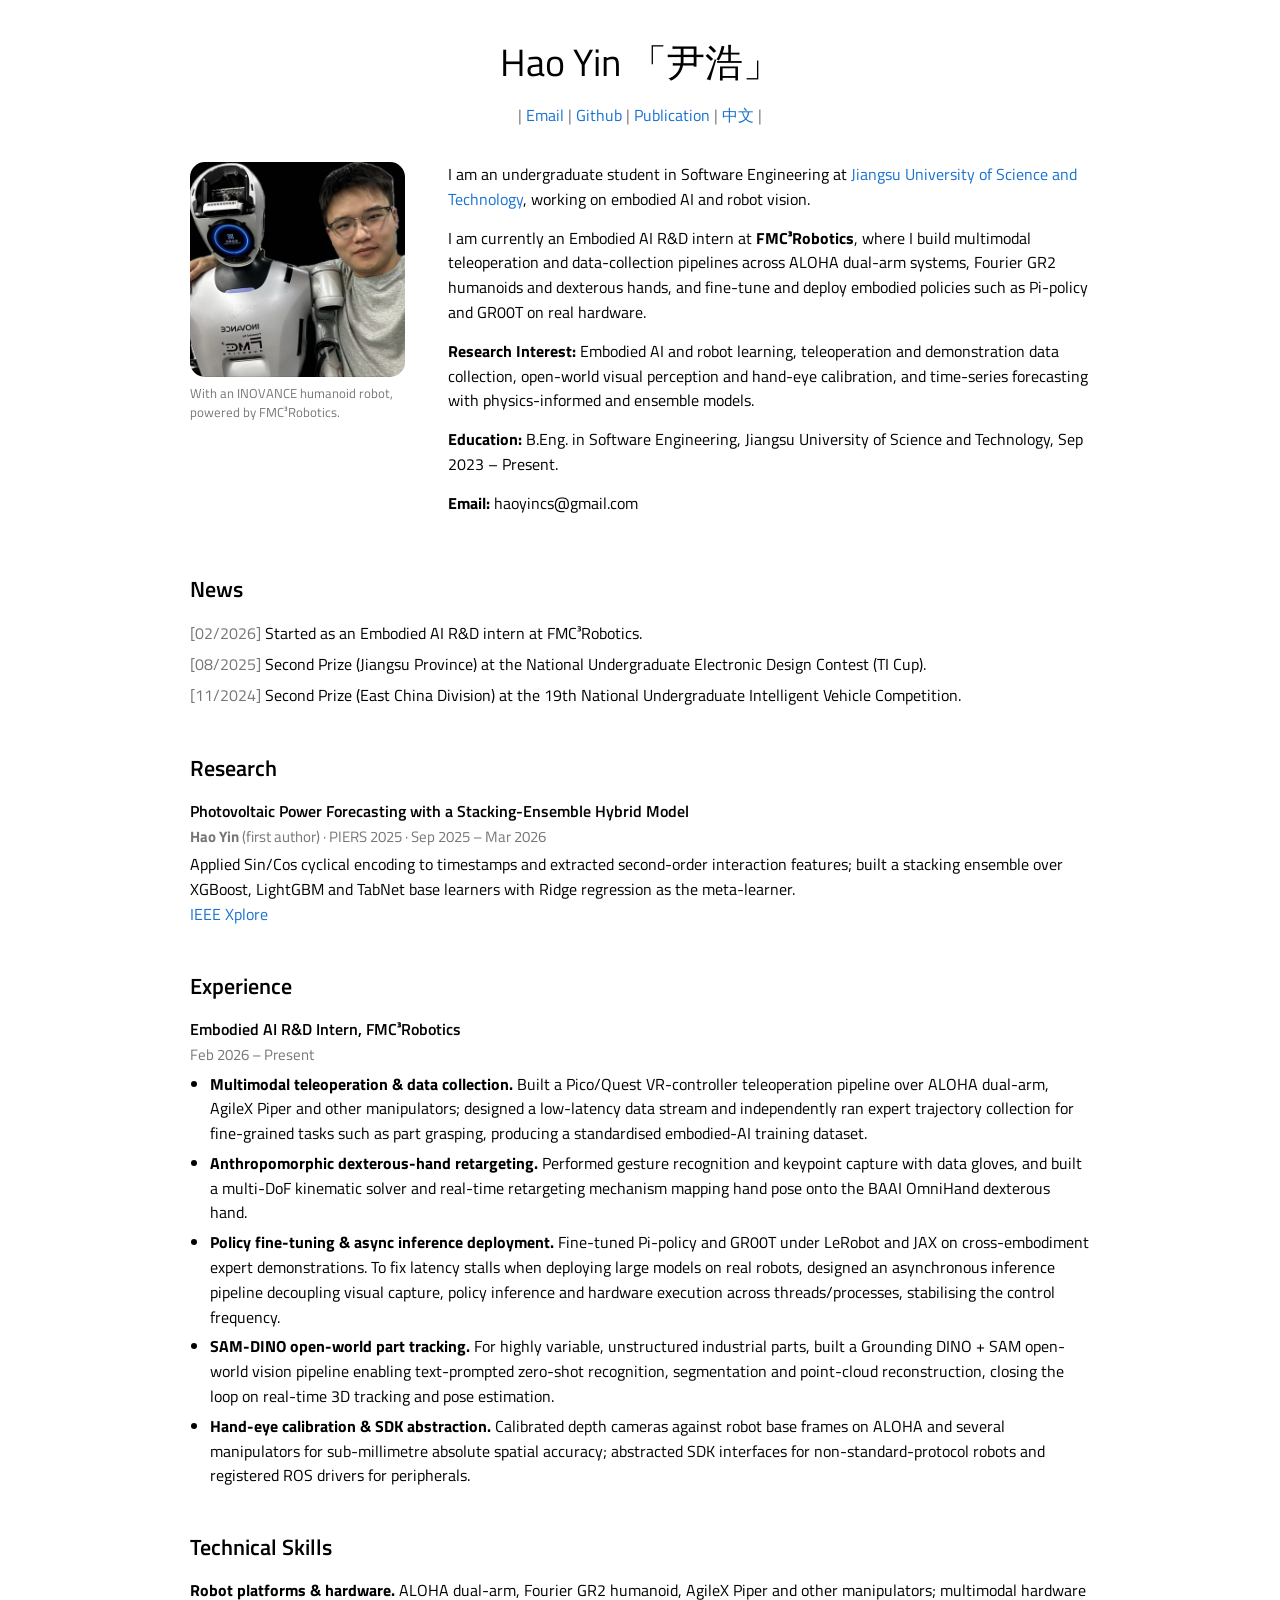
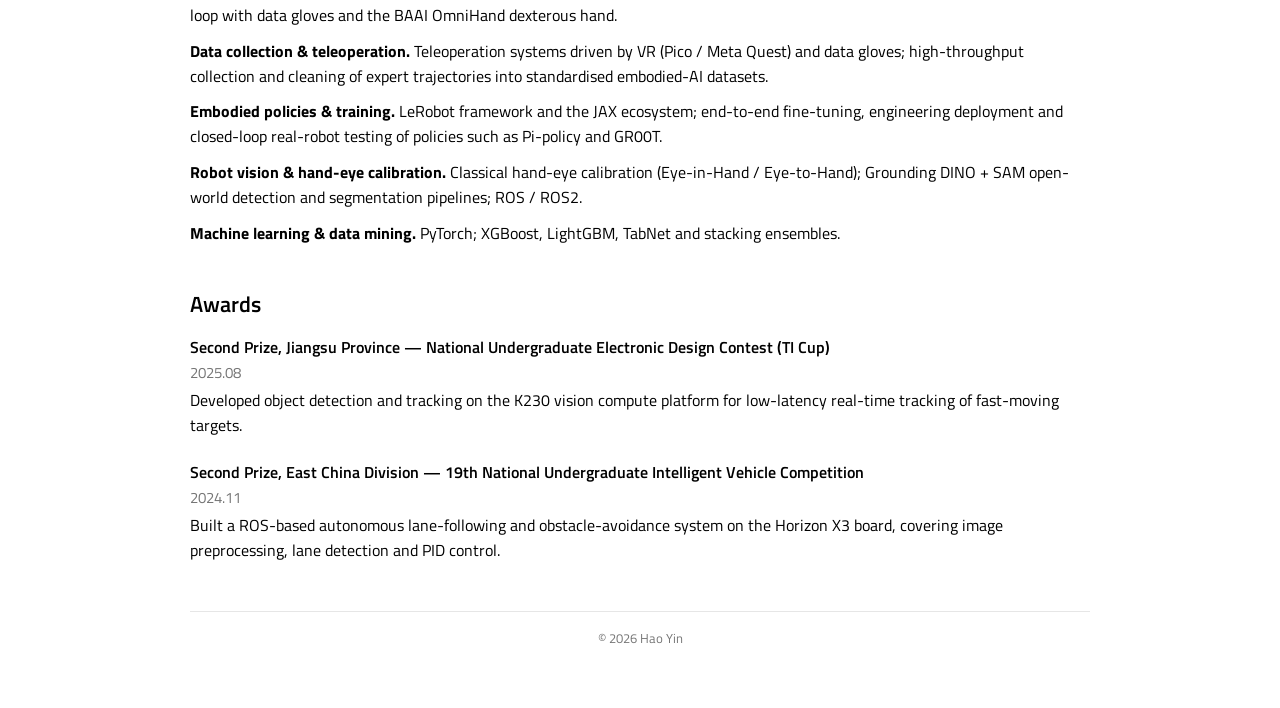
<file: index.html>
<!DOCTYPE html>
<html lang="en" data-lang="en">
<head>
<meta charset="UTF-8">
<meta name="viewport" content="width=device-width, initial-scale=1.0">
<title>Hao Yin</title>
<link href="https://fonts.googleapis.com/css?family=Titillium+Web:400,600,400italic,600italic,300,300italic" rel="stylesheet">
<style>
  :root {
    --link: #1772d0;
    --muted: #767676;
    --rule: #e6e6e6;
  }

  html { background: #fff; }
  body {
    font-family: "Titillium Web", Verdana, Helvetica, sans-serif;
    font-size: 16px;
    color: #000;
    background: #fff;
    margin: 0;
    padding: 0 20px;
  }

  .wrapper {
    width: 100%;
    max-width: 900px;
    margin: 0 auto;
    padding: 40px 0 60px;
  }

  a { color: var(--link); text-decoration: none; }
  a:hover { text-decoration: underline; }

  /* ---------- 页头 ---------- */
  .pagename {
    font-size: 38px;
    font-weight: 400;
    text-align: center;
    margin: 0 0 14px;
    line-height: 1.2;
  }
  .toplinks {
    text-align: center;
    margin: 0 0 32px;
    color: var(--muted);
    line-height: 1.9;
  }

  /* ---------- 简介：左图右文 ---------- */
  .intro {
    display: grid;
    grid-template-columns: 230px 1fr;
    gap: 28px;
    align-items: start;
  }
  .photo {
    width: 215px;
    height: 215px;
    border-radius: 15px;
    object-fit: cover;
    background: #000;
    display: block;
  }
  .photo-caption {
    width: 215px;
    margin-top: 8px;
    font-size: 12.5px;
    color: var(--muted);
    line-height: 1.5;
  }
  .intro p { margin: 0 0 14px; line-height: 1.55; }
  .intro p:last-child { margin-bottom: 0; }

  /* ---------- 区块 ---------- */
  .section { margin-top: 42px; }
  .sectionhead {
    font-size: 22px;
    font-weight: 600;
    margin: 0 0 14px;
  }

  /* News */
  .news { line-height: 1.7; }
  .news div { margin-bottom: 4px; }
  .news .date { color: var(--muted); }

  /* 条目通用 */
  .entry { margin-bottom: 22px; }
  .entry:last-child { margin-bottom: 0; }
  .entry .title { font-weight: 600; }
  .entry .meta { color: var(--muted); font-size: 15px; margin: 2px 0 4px; }
  .entry .desc { line-height: 1.55; }
  .entry ul { margin: 6px 0 0; padding-left: 20px; line-height: 1.55; }
  .entry ul li { margin-bottom: 5px; }

  /* Skills */
  .skill { margin-bottom: 11px; line-height: 1.55; }
  .skill:last-child { margin-bottom: 0; }

  footer {
    margin-top: 48px;
    padding-top: 16px;
    border-top: 1px solid var(--rule);
    font-size: 13px;
    color: var(--muted);
    text-align: center;
  }

  /* ---------- 中英切换 ---------- */
  html[data-lang="en"] .lang-zh { display: none; }
  html[data-lang="zh"] .lang-en { display: none; }

  @media (max-width: 700px) {
    .intro { grid-template-columns: 1fr; gap: 18px; }
    .photo, .photo-caption { width: 100%; max-width: 260px; }
    .photo { height: auto; aspect-ratio: 1 / 1; }
    .pagename { font-size: 30px; }
  }
</style>
</head>
<body>
<div class="wrapper">

  <div class="pagename">Hao Yin 「尹浩」</div>

  <div class="toplinks">
    | <a href="mailto:haoyincs@gmail.com">Email</a>
    | <a href="https://github.com/fffop" target="_blank">Github</a>
    | <a href="https://ieeexplore.ieee.org/document/11394068" target="_blank">Publication</a>
    | <a href="#" id="langtoggle"><span class="lang-en">中文</span><span class="lang-zh">English</span></a> |
  </div>

  <!-- ===================== 简介 ===================== -->
  <div class="intro">
    <div>
      <img class="photo" src="static/images/photo.jpg" alt="Hao Yin with an INOVANCE humanoid robot powered by FMC³Robotics">
      <div class="photo-caption">
        <span class="lang-en">With an INOVANCE humanoid robot, powered by FMC³Robotics.</span><span class="lang-zh">与汇川 INOVANCE 人形机器人，powered by FMC³Robotics。</span>
      </div>
    </div>

    <div>
      <p class="lang-en">I am an undergraduate student in Software Engineering at <a href="https://www.just.edu.cn" target="_blank">Jiangsu University of Science and Technology</a>, working on embodied AI and robot vision.</p>
      <p class="lang-en">I am currently an Embodied AI R&amp;D intern at <b>FMC³Robotics</b>, where I build multimodal teleoperation and data-collection pipelines across ALOHA dual-arm systems, Fourier GR2 humanoids and dexterous hands, and fine-tune and deploy embodied policies such as Pi-policy and GR00T on real hardware.</p>
      <p class="lang-en"><b>Research Interest:</b> Embodied AI and robot learning, teleoperation and demonstration data collection, open-world visual perception and hand-eye calibration, and time-series forecasting with physics-informed and ensemble models.</p>
      <p class="lang-en"><b>Education:</b> B.Eng. in Software Engineering, Jiangsu University of Science and Technology, Sep 2023 – Present. </p>
      <p class="lang-en"><b>Email:</b> haoyincs@gmail.com</p>

      <p class="lang-zh">我是<a href="https://www.just.edu.cn" target="_blank">江苏科技大学</a>软件工程专业本科生，研究方向是具身智能与机器人视觉。</p>
      <p class="lang-zh">目前在<b>费米机器人（嘉兴）有限公司</b>担任具身智能研发实习生，围绕 ALOHA 双臂系统、傅里叶 GR2 人形机器人与灵巧手，搭建多模态遥操作与数据采集链路，并在真机上完成 Pi-policy、GR00T 等具身策略的微调与部署。</p>
      <p class="lang-zh"><b>研究方向：</b>具身智能与机器人学习、遥操作与示范数据采集、开放世界视觉感知与手眼标定，以及基于物理约束与集成学习的时序预测。</p>
      <p class="lang-zh"><b>教育背景：</b>江苏科技大学 软件工程 学士，2023 年 9 月 – 至今。</p>
      <p class="lang-zh"><b>邮箱：</b>haoyincs@gmail.com</p>
    </div>
  </div>

  <!-- ===================== News ===================== -->
  <div class="section">
    <div class="sectionhead"><span class="lang-en">News</span><span class="lang-zh">动态</span></div>
    <div class="news">
      <div><span class="date">[02/2026]</span> <span class="lang-en">Started as an Embodied AI R&amp;D intern at FMC³Robotics.</span><span class="lang-zh">入职费米机器人（嘉兴）有限公司，担任具身智能研发实习生。</span></div>
      <div><span class="date">[08/2025]</span> <span class="lang-en">Second Prize (Jiangsu Province) at the National Undergraduate Electronic Design Contest (TI Cup).</span><span class="lang-zh">获全国大学生电子设计大赛（TI杯）江苏省二等奖。</span></div>
      <div><span class="date">[11/2024]</span> <span class="lang-en">Second Prize (East China Division) at the 19th National Undergraduate Intelligent Vehicle Competition.</span><span class="lang-zh">获第十九届全国大学生智能汽车竞赛华东赛区二等奖。</span></div>
    </div>
  </div>

  <!-- ===================== Research ===================== -->
  <div class="section">
    <div class="sectionhead"><span class="lang-en">Research</span><span class="lang-zh">科研经历</span></div>

    <div class="entry">
      <div class="title"><span class="lang-en">Photovoltaic Power Forecasting with a Stacking-Ensemble Hybrid Model</span><span class="lang-zh">基于 Stacking 集成混合模型的光伏发电预测研究</span></div>
      <div class="meta"><b><span class="lang-en">Hao Yin</span><span class="lang-zh">尹浩</span></b><span class="lang-en"> (first author) · PIERS 2025 · Sep 2025 – Mar 2026</span><span class="lang-zh">（第一作者） · PIERS 2025 国际学术会议 · 2025.09 – 2026.03</span></div>
      <div class="desc">
        <span class="lang-en">Applied Sin/Cos cyclical encoding to timestamps and extracted second-order interaction features; built a stacking ensemble over XGBoost, LightGBM and TabNet base learners with Ridge regression as the meta-learner.</span>
        <span class="lang-zh">对时间戳进行 Sin/Cos 周期性变换并提取二阶交互特征；以 XGBoost、LightGBM、TabNet 为基学习器，引入 Ridge 回归进行 Stacking 融合。</span>
        <br><a href="https://ieeexplore.ieee.org/document/11394068" target="_blank">IEEE Xplore</a>
      </div>
    </div>

  </div>

  <!-- ===================== Experience ===================== -->
  <div class="section">
    <div class="sectionhead"><span class="lang-en">Experience</span><span class="lang-zh">实习经历</span></div>
    <div class="entry">
      <div class="title"><span class="lang-en">Embodied AI R&amp;D Intern, FMC³Robotics</span><span class="lang-zh">具身智能研发岗（实习生），费米机器人（嘉兴）有限公司</span></div>
      <div class="meta"><span class="lang-en">Feb 2026 – Present</span><span class="lang-zh">2026.02 – 至今</span></div>
      <ul>
        <li><b><span class="lang-en">Multimodal teleoperation &amp; data collection.</span><span class="lang-zh">多模态遥操作数据采集。</span></b>
          <span class="lang-en">Built a Pico/Quest VR-controller teleoperation pipeline over ALOHA dual-arm, AgileX Piper and other manipulators; designed a low-latency data stream and independently ran expert trajectory collection for fine-grained tasks such as part grasping, producing a standardised embodied-AI training dataset.</span>
          <span class="lang-zh">依托 ALOHA 双臂系统、松灵 Piper 及求之机械臂，打通基于 Pico/Quest VR 控制器的多模态遥操作控制链路；设计低延迟数据流，独立负责工件抓取等精细任务的专家轨迹采集，构建标准具身智能训练数据集。</span></li>
        <li><b><span class="lang-en">Anthropomorphic dexterous-hand retargeting.</span><span class="lang-zh">灵巧手仿人运动映射。</span></b>
          <span class="lang-en">Performed gesture recognition and keypoint capture with data gloves, and built a multi-DoF kinematic solver and real-time retargeting mechanism mapping hand pose onto the BAAI OmniHand dexterous hand.</span>
          <span class="lang-zh">基于宇叠数据手套进行手势识别与关键点捕捉，构建手部姿态到智源 OmniHand 灵巧手的多自由度运动学解算与实时重定向（Retargeting）映射机制。</span></li>
        <li><b><span class="lang-en">Policy fine-tuning &amp; async inference deployment.</span><span class="lang-zh">策略微调与多线程异步推理部署。</span></b>
          <span class="lang-en">Fine-tuned Pi-policy and GR00T under LeRobot and JAX on cross-embodiment expert demonstrations. To fix latency stalls when deploying large models on real robots, designed an asynchronous inference pipeline decoupling visual capture, policy inference and hardware execution across threads/processes, stabilising the control frequency.</span>
          <span class="lang-zh">在 LeRobot 框架与 JAX 环境下，利用跨本体专家示范数据对 Pi-policy 及 GR00T 具身策略进行微调调优。为解决大模型真机部署的延迟卡顿问题，设计并实现异步推理管线，将视觉摄取、策略推理与底层硬件执行多线程/多进程解耦，确保控制频率稳定。</span></li>
        <li><b><span class="lang-en">SAM-DINO open-world part tracking.</span><span class="lang-zh">SAM-DINO 工件实时追踪定位。</span></b>
          <span class="lang-en">For highly variable, unstructured industrial parts, built a Grounding DINO + SAM open-world vision pipeline enabling text-prompted zero-shot recognition, segmentation and point-cloud reconstruction, closing the loop on real-time 3D tracking and pose estimation.</span>
          <span class="lang-zh">针对工业工件多变、非结构化的特性，构建 Grounding DINO + SAM 的开放世界视觉管线；实现基于文本提示的零样本高精度识别、分割与点云重建，打通工件的实时 3D 追踪与位姿估计。</span></li>
        <li><b><span class="lang-en">Hand-eye calibration &amp; SDK abstraction.</span><span class="lang-zh">手眼标定与 SDK 接口抽象。</span></b>
          <span class="lang-en">Calibrated depth cameras against robot base frames on ALOHA and several manipulators for sub-millimetre absolute spatial accuracy; abstracted SDK interfaces for non-standard-protocol robots and registered ROS drivers for peripherals.</span>
          <span class="lang-zh">运用传统手眼标定算法，在 ALOHA 及多款机械臂系统上校准深度相机与机器人基坐标系的空间相对位置，提供亚毫米级绝对空间感知精度；完成非标准协议机器人的 SDK 接口抽象及多种外设底层的 ROS 驱动注册。</span></li>
      </ul>
    </div>
  </div>

  <!-- ===================== Skills ===================== -->
  <div class="section">
    <div class="sectionhead"><span class="lang-en">Technical Skills</span><span class="lang-zh">专业技能</span></div>
    <div class="skill"><b><span class="lang-en">Robot platforms &amp; hardware.</span><span class="lang-zh">机器人本体与硬件调优。</span></b>
      <span class="lang-en">ALOHA dual-arm, Fourier GR2 humanoid, AgileX Piper and other manipulators; multimodal hardware loop with data gloves and the BAAI OmniHand dexterous hand.</span>
      <span class="lang-zh">ALOHA（双臂系统）、傅里叶 GR2（仿人人形机器人）、松灵 Piper、求之机械臂等硬件本体的联合调试与控制；宇叠数据手套与智源 OmniHand 灵巧手的多模态硬件闭环。</span></div>
    <div class="skill"><b><span class="lang-en">Data collection &amp; teleoperation.</span><span class="lang-zh">数据采集与遥操作。</span></b>
      <span class="lang-en">Teleoperation systems driven by VR (Pico / Meta Quest) and data gloves; high-throughput collection and cleaning of expert trajectories into standardised embodied-AI datasets.</span>
      <span class="lang-zh">基于 VR（Pico / Meta Quest）及数据手套的遥操作系统开发；具备高效采集、清洗专家操作轨迹并转化为标准具身智能数据集的能力。</span></div>
    <div class="skill"><b><span class="lang-en">Embodied policies &amp; training.</span><span class="lang-zh">具身智能策略与训练。</span></b>
      <span class="lang-en">LeRobot framework and the JAX ecosystem; end-to-end fine-tuning, engineering deployment and closed-loop real-robot testing of policies such as Pi-policy and GR00T.</span>
      <span class="lang-zh">LeRobot 具身开源框架及 JAX 生态；Pi-policy、GR00T 等主流具身智能策略的完整微调训练、工程化部署与真机闭环测试经验。</span></div>
    <div class="skill"><b><span class="lang-en">Robot vision &amp; hand-eye calibration.</span><span class="lang-zh">机器人视觉与手眼标定。</span></b>
      <span class="lang-en">Classical hand-eye calibration (Eye-in-Hand / Eye-to-Hand); Grounding DINO + SAM open-world detection and segmentation pipelines; ROS / ROS2.</span>
      <span class="lang-zh">传统手眼标定算法（Eye-in-Hand / Eye-to-Hand）；Grounding DINO + SAM（Segment Anything）开放世界检测分割管线；熟悉 ROS / ROS2。</span></div>
    <div class="skill"><b><span class="lang-en">Machine learning &amp; data mining.</span><span class="lang-zh">经典机器学习与数据挖掘。</span></b>
      <span class="lang-en">PyTorch; XGBoost, LightGBM, TabNet and stacking ensembles.</span>
      <span class="lang-zh">PyTorch 框架；XGBoost、LightGBM、TabNet 及 Stacking 集成学习。</span></div>
  </div>

  <!-- ===================== Awards ===================== -->
  <div class="section">
    <div class="sectionhead"><span class="lang-en">Awards</span><span class="lang-zh">竞赛奖项</span></div>
    <div class="entry">
      <div class="title"><span class="lang-en">Second Prize, Jiangsu Province — National Undergraduate Electronic Design Contest (TI Cup)</span><span class="lang-zh">全国大学生电子设计大赛（TI杯）· 江苏省二等奖</span></div>
      <div class="meta">2025.08</div>
      <div class="desc"><span class="lang-en">Developed object detection and tracking on the K230 vision compute platform for low-latency real-time tracking of fast-moving targets.</span><span class="lang-zh">基于 K230 视觉算力平台开发目标检测与追踪算法，实现对高速运动靶标的低延迟实时追踪。</span></div>
    </div>
    <div class="entry">
      <div class="title"><span class="lang-en">Second Prize, East China Division — 19th National Undergraduate Intelligent Vehicle Competition</span><span class="lang-zh">第十九届全国大学生智能汽车竞赛 · 华东赛区二等奖</span></div>
      <div class="meta">2024.11</div>
      <div class="desc"><span class="lang-en">Built a ROS-based autonomous lane-following and obstacle-avoidance system on the Horizon X3 board, covering image preprocessing, lane detection and PID control.</span><span class="lang-zh">基于 ROS 在地平线 X3 开发板上构建了包含图像预处理、车道线识别、PID 控制的自动驾驶巡线与避障系统。</span></div>
    </div>
  </div>

  <footer>
    &copy; 2026 Hao Yin
  </footer>
</div>

<script>
  (function () {
    var root = document.documentElement;
    var saved = null;
    try { saved = localStorage.getItem('lang'); } catch (e) {}
    root.setAttribute('data-lang', saved === 'zh' ? 'zh' : 'en');

    document.getElementById('langtoggle').addEventListener('click', function (e) {
      e.preventDefault();
      var next = root.getAttribute('data-lang') === 'en' ? 'zh' : 'en';
      root.setAttribute('data-lang', next);
      try { localStorage.setItem('lang', next); } catch (e) {}
    });
  })();
</script>
</body>
</html>
</file>
